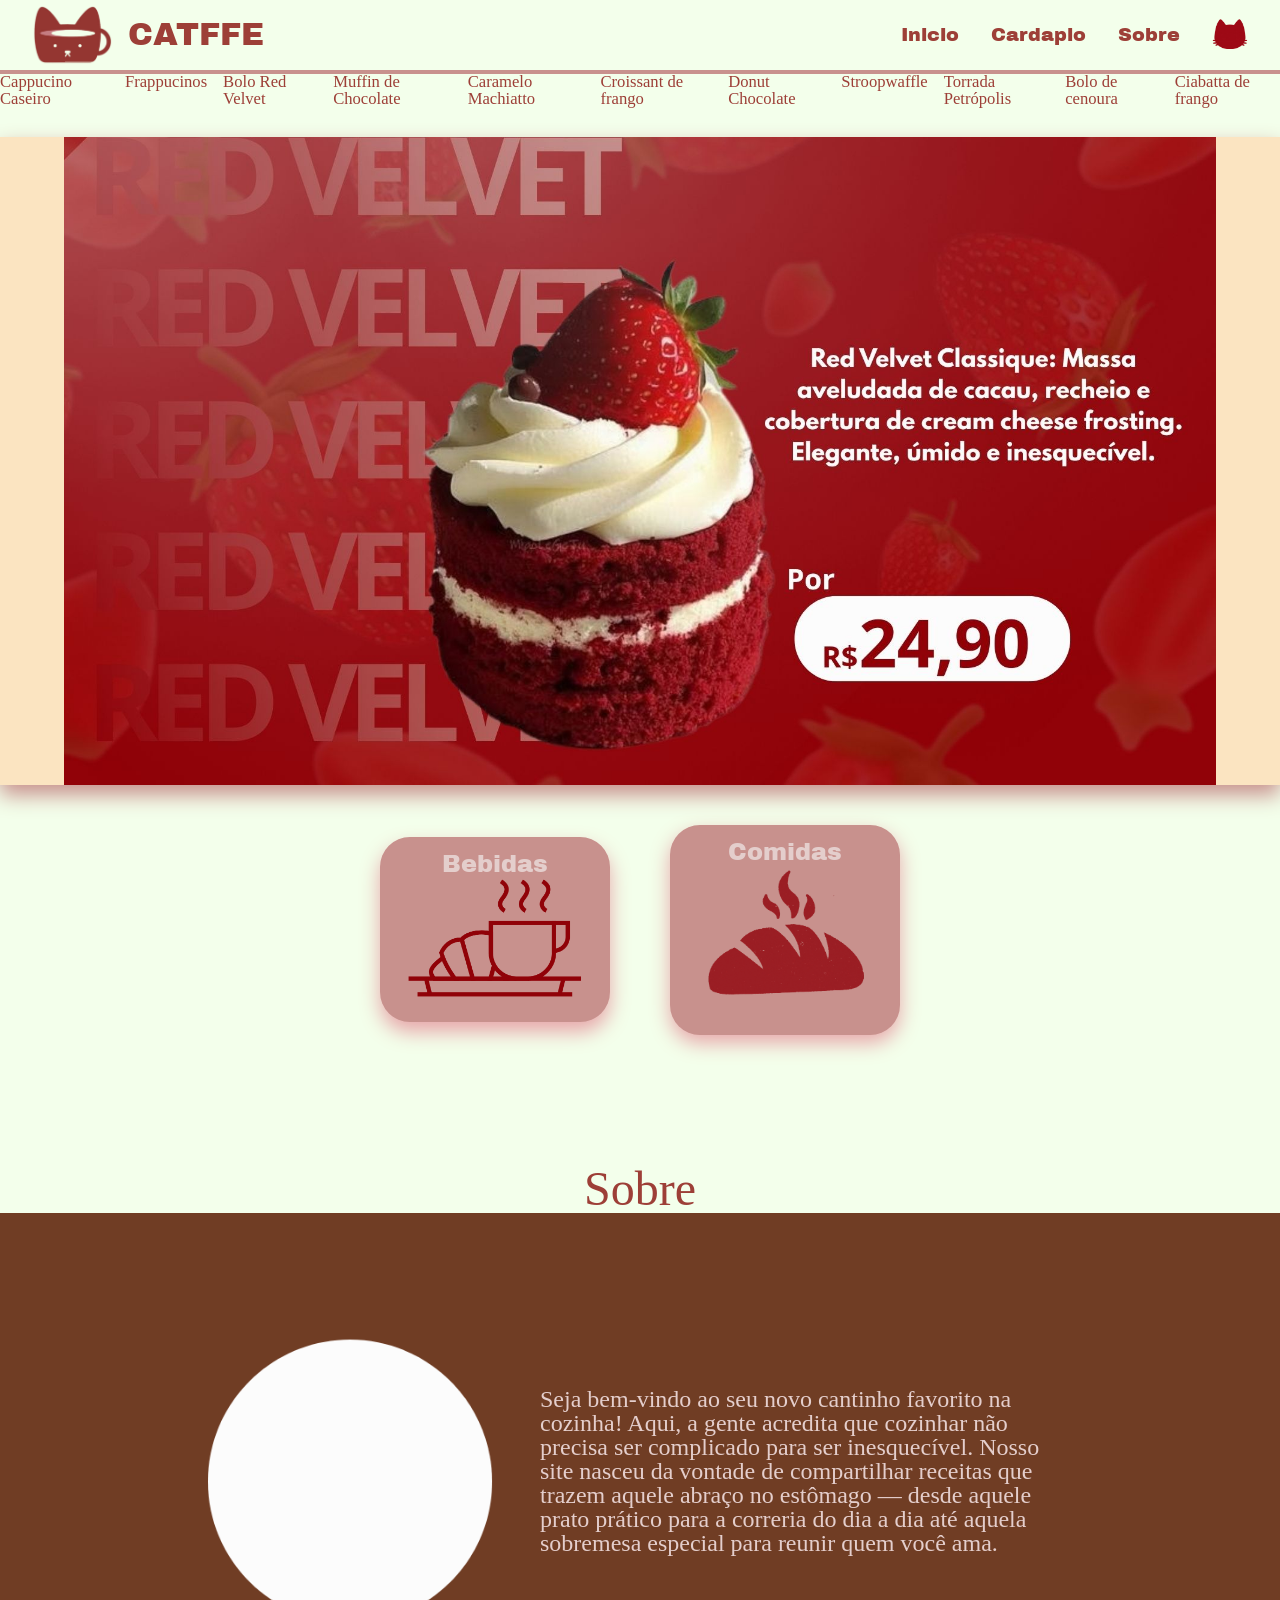
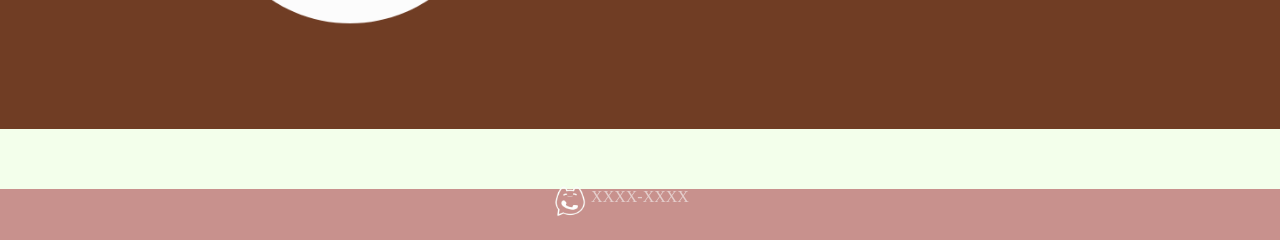
<file: index.html>
<!DOCTYPE html>
<html lang="pt-br">

<head>
    <meta charset="UTF-8">
    <meta name="viewport" content="width=device-width, initial-scale=1.0">
    <title>CATFFE</title>

    <link rel="stylesheet" href="reset.css">
    <link rel="stylesheet" href="telainicial.css">
    <link rel="preconnect" href="https://fonts.googleapis.com">
    <link rel="preconnect" href="https://fonts.gstatic.com" crossorigin>
    <link
        href="https://fonts.googleapis.com/css2?family=Archivo+Black&family=Bodoni+Moda:ital,opsz,wght@0,6..96,400..900;1,6..96,400..900&family=Libertinus+Serif+Display&family=Noto+Sans+JP:wght@100..900&family=Open+Sans:ital,wght@0,300..800;1,300..800&family=Roboto+Condensed:ital,wght@0,100..900;1,100..900&family=Story+Script&family=Vend+Sans:ital,wght@0,300..700;1,300..700&display=swap"
        rel="stylesheet">
    <link rel="shortcut icon" href="img/caticon.png">
    <script src="telainicial.js" defer></script>


</head>

<body>

    <nav>

        <div class="iconname">
            <img class="gato" src="img/cat.png" alt="gato em forma de caneca">
            <h1>CATFFE</h1>
        </div>

        <ul class="menu">
            <li><a href="#">Inicio</a></li>
            <li><a href="#cardapio">Cardapio</a></li>
            <li><a href="#sobre">Sobre</a></li>
            <li><img class="iconcat" src="img/iconcat.png" alt=""></li>
        </ul>

    </nav>

    <header>

        <div>
            <hr>
            <ul class="conteudo">
                <li>Cappucino Caseiro</li>
                <li>Frappucinos</li>
                <li>Bolo Red Velvet</li>
                <li>Muffin de Chocolate</li>
                <li>Caramelo Machiatto </li>
                <li>Croissant de frango</li>
                <li>Donut Chocolate</li>
                <li>Stroopwaffle</li>
                <li>Torrada Petrópolis</li>
                <li>Bolo de cenoura</li>
                <li>Ciabatta de frango</li>
            </ul>
        </div>

    </header>



    <main>

        <div class="carmain"> <!--carrosel-->
            <div class="carrossel">
                <div class="container" id="img">
                    <img class="propaganda" src="img/bolo.jpg">
                    <img class="propaganda" src="img/donut.jpg">
                    <img class="propaganda" src="img/cappu.jpg">
                </div>
            </div><!--carrosel-->
        </div>



        <section id="cardapio">
            <div class="bebi">
                <a href="bebidas.html">
                    <h2>Bebidas</h2>
                </a>
                <a href="bebidas.html"> <img class="imgbebidas" src="img/bebidas.png"> </a>
            </div>

            <div class="comi">
                <a href="comida.html">
                    <h2>Comidas</h2>
                </a>
                <a href="comida.html"> <img class="imgcomi" src="img/comi.png"></a>
            </div>

        </section> <!--cardapio-->

        <h1 class="h1sobre">Sobre</h1>
        <section id="sobre">
                 <img class="perfil" src="img/sla.png" alt="perfil">
            <p class="sobrecont">Seja bem-vindo ao seu novo cantinho favorito na cozinha!
                Aqui, a gente acredita que cozinhar não precisa ser complicado para ser inesquecível. Nosso site nasceu da vontade de compartilhar receitas que trazem aquele abraço no estômago — desde aquele prato prático para a correria do dia a dia até aquela sobremesa especial para reunir quem você ama.</p>

            <section class="sobresection">
                <div class="sobre">
                   <!--<img class="funcho" src="img/fundomarrom.png" alt="cauda de chocolate">-->
                    <!--<img class="chocolate" src="img/chocolate.png" alt="cauda de chocolate">-->
                 

            </section>
        </section>

    </main>




    <footer>
        <ul>
            <li></li>
            <h3>XXXX-XXXX</h3>
            </li>
            <li> <img class="logo" src="img/numero.png" alt=""></li>
        </ul>
    </footer>













</body>

</html>
</file>
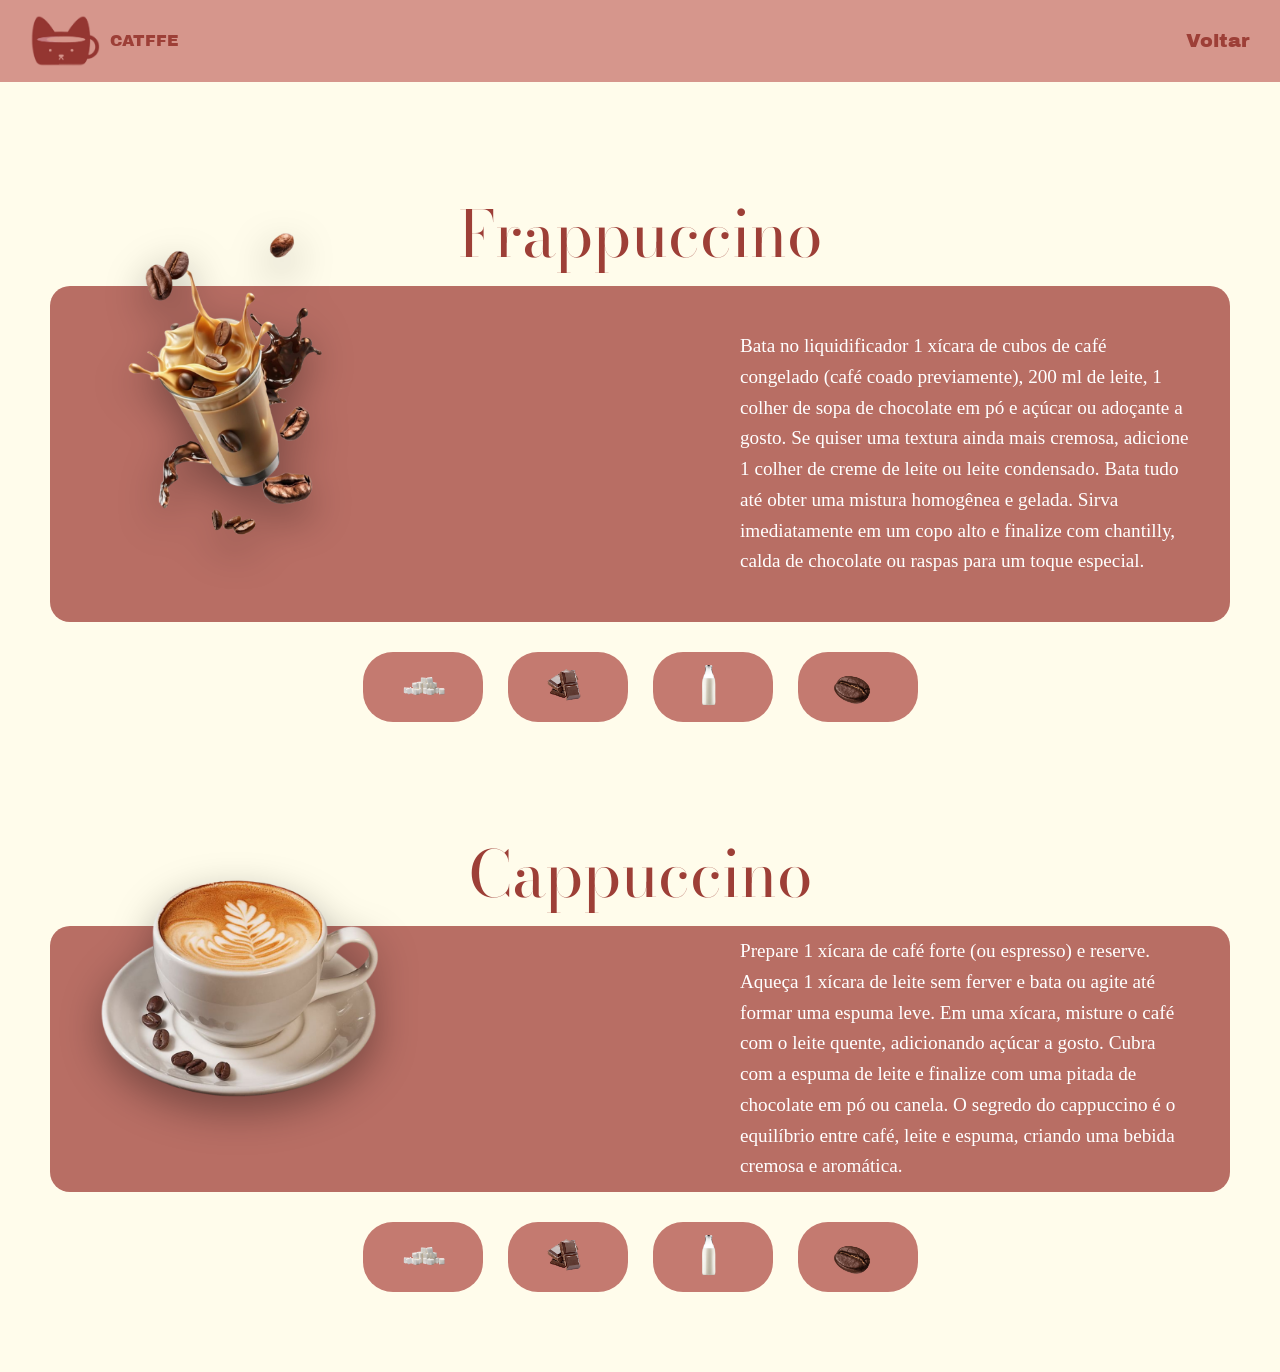
<file: bebidas.html>
<!DOCTYPE html>
<html lang="pt-br">

<head>
    <meta charset="UTF-8">
    <meta name="viewport" content="width=device-width, initial-scale=1.0">
    <title>CATFFE - Bebidas</title>

    <link rel="stylesheet" href="reset.css">
    <link rel="stylesheet" href="bebidas.css">

    <link href="https://fonts.googleapis.com/css2?family=Archivo+Black&family=Bodoni+Moda&display=swap" rel="stylesheet">
</head>

<body>

    <!-- NAV -->
    <nav>
        <div class="iconname">
            <img class="gato" src="img/cat.png">
            <h1>CATFFE</h1>
        </div>

        <ul class="menu">
            <li><a href="index.html">Voltar</a></li>
        </ul>
    </nav>

    <main>

        <!-- FRAPPUCCINO -->
        <h2>Frappuccino</h2>

        <section class="frappu">
            <img class="img-bebida" src="img/frappuccino.png">

            <div class="frappu-texto">
                <p>
                   Bata no liquidificador 1 xícara de cubos de café congelado (café coado previamente), 200 ml de leite, 1 colher de sopa de chocolate em pó e açúcar ou adoçante a gosto. Se quiser uma textura ainda mais cremosa, adicione 1 colher de creme de leite ou leite condensado. Bata tudo até obter uma mistura homogênea e gelada. Sirva imediatamente em um copo alto e finalize com chantilly, calda de chocolate ou raspas para um toque especial.
                </p>
            </div>
        </section>

        <div class="ingredientes">
            <div class="card"><img src="img/acucar.png"></div>
            <div class="card"><img src="img/chocolate.png"></div>
            <div class="card"><img src="img/leite.png"></div>
            <div class="card"><img src="img/cafe.png"></div>
        </div>

        <!-- CAPPUCCINO -->
        <h2>Cappuccino</h2>

        <section class="frappu">
            <img class="img-bebida" src="img/cappuccino.png">

            <div class="frappu-texto">
                <p>
                   Prepare 1 xícara de café forte (ou espresso) e reserve. Aqueça 1 xícara de leite sem ferver e bata ou agite até formar uma espuma leve. Em uma xícara, misture o café com o leite quente, adicionando açúcar a gosto. Cubra com a espuma de leite e finalize com uma pitada de chocolate em pó ou canela. O segredo do cappuccino é o equilíbrio entre café, leite e espuma, criando uma bebida cremosa e aromática.
                </p>
            </div>
        </section>

        <div class="ingredientes">
            <div class="card"><img src="img/acucar.png"></div>
            <div class="card"><img src="img/chocolate.png"></div>
            <div class="card"><img src="img/leite.png"></div>
            <div class="card"><img src="img/cafe.png"></div>
        </div>

    </main>

</body>

</html>
</file>
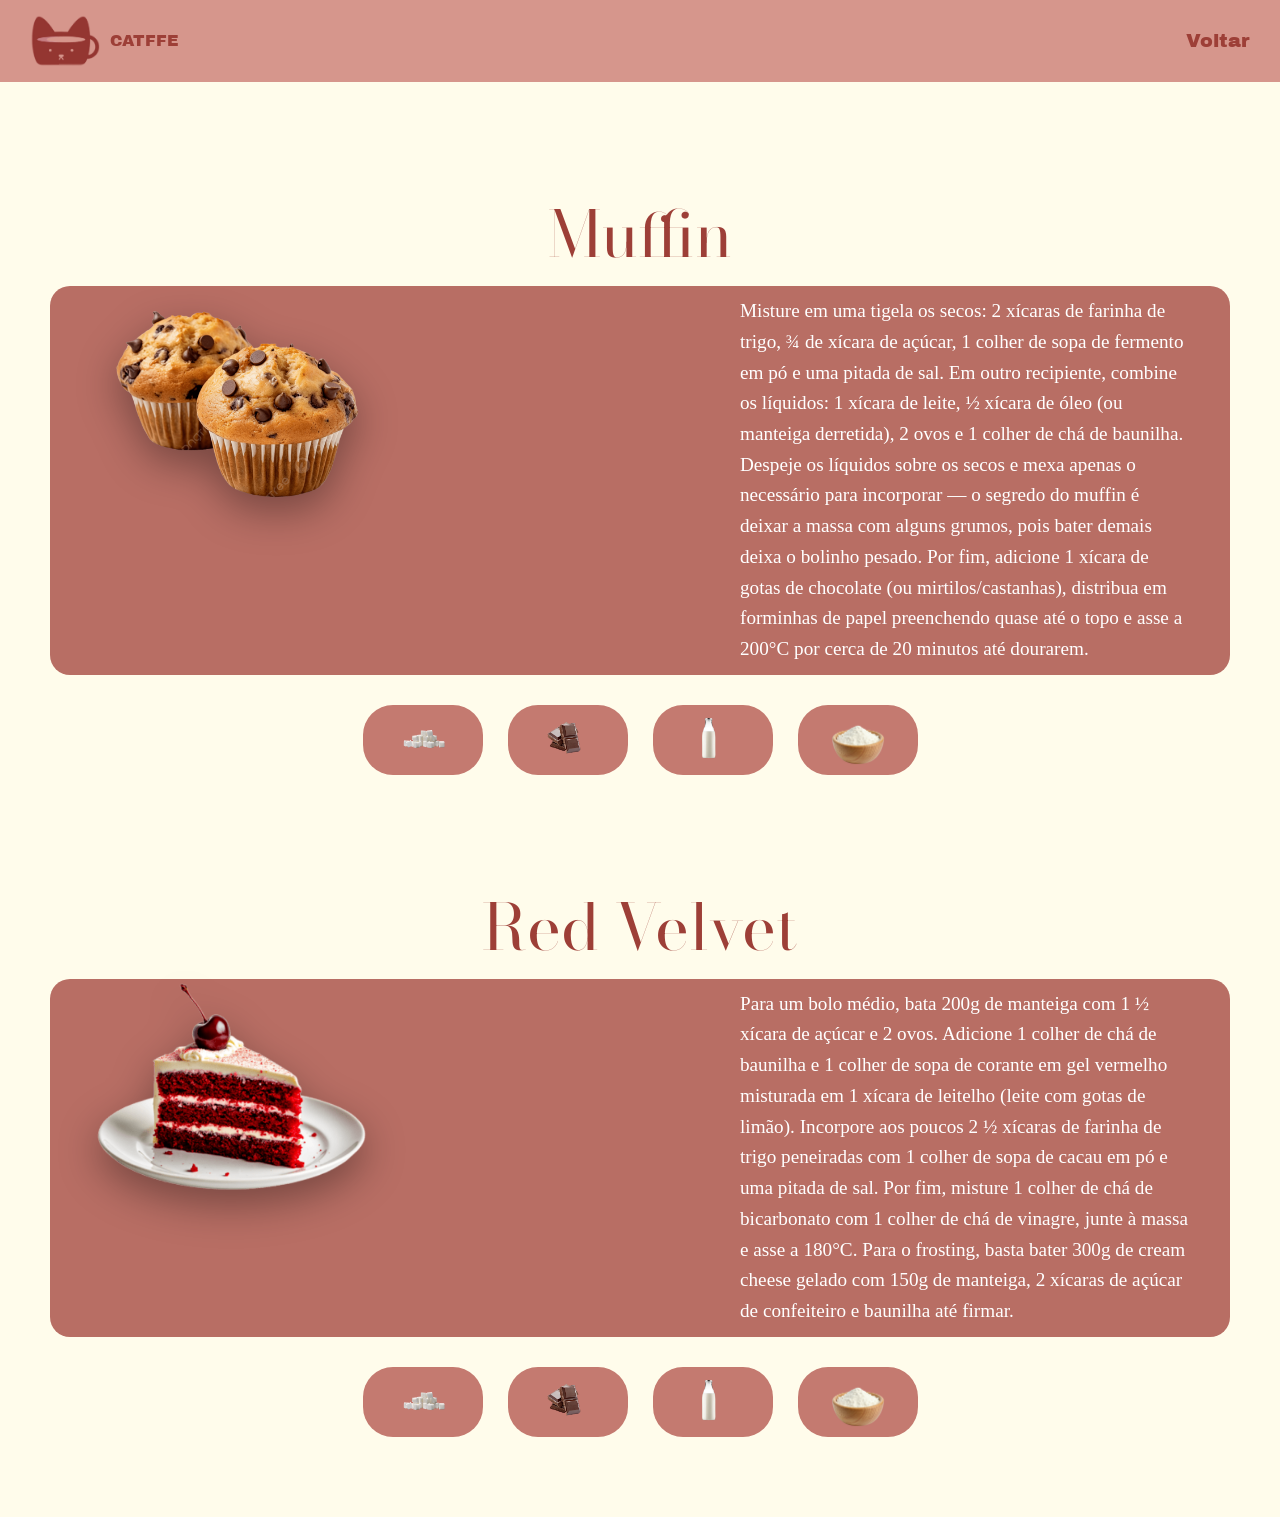
<file: comida.html>
<!DOCTYPE html>
<html lang="pt-br">

<head>
    <meta charset="UTF-8">
    <meta name="viewport" content="width=device-width, initial-scale=1.0">
    <title>CATFFE - Comidas</title>

    <link rel="stylesheet" href="reset.css">
    <link rel="stylesheet" href="bebidas.css">

    <link href="https://fonts.googleapis.com/css2?family=Archivo+Black&family=Bodoni+Moda&display=swap" rel="stylesheet">
</head>

<body>

    <!-- NAV -->
    <nav>
        <div class="iconname">
            <img class="gato" src="img/cat.png">
            <h1>CATFFE</h1>
        </div>

        <ul class="menu">
            <li><a href="index.html">Voltar</a></li>
        </ul>
    </nav>

    <main>

        <!-- MUFFIN -->
        <h2>Muffin</h2>

        <section class="frappu">
            <img class="img-bebida" src="img/muffin.png">

            <div class="frappu-texto">
                <p>
                   Misture em uma tigela os secos: 2 xícaras de farinha de trigo, ¾ de xícara de açúcar, 1 colher de sopa de fermento em pó e uma pitada de sal. Em outro recipiente, combine os líquidos: 1 xícara de leite, ½ xícara de óleo (ou manteiga derretida), 2 ovos e 1 colher de chá de baunilha. Despeje os líquidos sobre os secos e mexa apenas o necessário para incorporar — o segredo do muffin é deixar a massa com alguns grumos, pois bater demais deixa o bolinho pesado. Por fim, adicione 1 xícara de gotas de chocolate (ou mirtilos/castanhas), distribua em forminhas de papel preenchendo quase até o topo e asse a 200°C por cerca de 20 minutos até dourarem.
                </p>
            </div>
        </section>

        <div class="ingredientes">
            <div class="card"><img src="img/acucar.png"></div>
            <div class="card"><img src="img/chocolate.png"></div>
            <div class="card"><img src="img/leite.png"></div>
            <div class="card"><img src="img/farinha.png"></div>
        </div>


        <!-- RED VELVET -->
        <h2>Red Velvet</h2>

        <section class="frappu">
            <img class="img-bebida" src="img/redvelvet.png">

            <div class="frappu-texto">
                <p>
                    Para um bolo médio, bata 200g de manteiga com 1 ½ xícara de açúcar e 2 ovos. Adicione 1 colher de chá de baunilha e 1 colher de sopa de corante em gel vermelho misturada em 1 xícara de leitelho (leite com gotas de limão). Incorpore aos poucos 2 ½ xícaras de farinha de trigo peneiradas com 1 colher de sopa de cacau em pó e uma pitada de sal. Por fim, misture 1 colher de chá de bicarbonato com 1 colher de chá de vinagre, junte à massa e asse a 180°C. Para o frosting, basta bater 300g de cream cheese gelado com 150g de manteiga, 2 xícaras de açúcar de confeiteiro e baunilha até firmar.
            </div>
        </section>

        <div class="ingredientes">
            <div class="card"><img src="img/acucar.png"></div>
            <div class="card"><img src="img/chocolate.png"></div>
            <div class="card"><img src="img/leite.png"></div>
            <div class="card"><img src="img/farinha.png"></div>
        </div>

    </main>

</body>

</html>
</file>
<file: telainicial.css>
body{
background-color:#f3ffeb;
margin:0;
}

/* NAVBAR */

nav{
position:sticky;
top:0;
display:flex;
justify-content:space-between;
align-items:center;
background-color:#f3ffeb;
padding:0 2rem;
min-height:70px;
transition: background-color 0.3s ease;
z-index:1000;
flex-wrap:wrap;
}

nav.scrolled{
background-color:#e0bab8;
box-shadow:0 4px 10px rgba(241, 6, 6, 0.1);
}

.iconname{
display:flex;
align-items:center;
gap:1rem;
}

.gato{
width:5rem;
}

h1{
font-family:"Archivo Black", sans-serif;
font-size:2rem;
color:#9d3f37;
margin:0;
}

.menu{
display:flex;
list-style:none;
gap:clamp(1rem,3vw,2rem);
margin:0;
align-items:center;
flex-wrap:wrap;
}

.menu a{
font-family:"Archivo Black", sans-serif;
font-size:1.2rem;
color:#9d3f37;
text-decoration:none;
transition:0.3s;
}

.menu a:hover{
opacity:0.7;
}

.iconcat{
height:30px;
}

hr{
border:none;
height:4px;
background-color:#c8918d;
margin:0;
}

/*dps do nav - header*/

.conteudo{
color:#9d3f37;
display:flex;
font-size:clamp(1rem,1.3vw,1.3rem);
gap:1rem;
font-family:"Noto Serif", serif;
}

main{
margin-top:30px;
}

.carmain{
background-color:#fbe4c1;
box-shadow:0 10px 20px #c8918d;
}

.carrossel{
margin:0 auto;
overflow:hidden;
width:90%;
max-width:1200px;
aspect-ratio:16/9;
}

.container{
display:flex;
transition:transform 0.5s ease-in-out;
}

.propaganda{
width:100%;
height:100%;
object-fit:cover;
flex-shrink:0;
display:block;
}

/* MAIN CARDAPIO */

#cardapio{
display:flex;
justify-content:center;
align-items:center;
gap:60px;
margin-top:40px;
flex-wrap:wrap;
}

h2{
font-family:"Archivo Black", sans-serif;
font-size:1.5rem;
color:#E4CECC;
margin:0;
text-align:center;
}

a{
text-decoration:none;
}

.bebi{
display:flex;
flex-direction:column;
align-items:center;
justify-content:space-between;
background-color:#c8918d;
width:clamp(160px,20vw,200px);
height:auto;
padding:15px;
border-radius:30px;
box-shadow:0 10px 20px #e7a7aa
}

.comi{
display:flex;
flex-direction:column;
align-items:center;
justify-content:space-between;
background-color:#c8918d;
width:clamp(160px,20vw,200px);
height:auto;
padding:15px;
border-radius:30px;
box-shadow:0 8px 20px #e7a7aa
}

.imgcomi{
width:11rem;
max-width:100%;
}

.imgbebidas{
height:8rem;
max-width:100%;
}

/*SOBRE*/

.h1sobre{
margin-top:130px;
text-align:center;
font-family:"Noto Serif", serif;
font-size:clamp(2rem,4vw,3rem);
}

/* SOBRE */

#sobre {
  background-color: #703d24;
  padding: 8%;
  margin-bottom: 60px;

  display: flex;              /* ativa lado a lado */
  align-items: center;        /* alinha verticalmente */
  justify-content: center;    /* centraliza */
  gap: 40px;                  /* espaço entre imagem e texto */
  flex-wrap: wrap;            /* responsivo */
}

.perfil {
  width: 300px;
  max-width: 100%;
  height: auto;
}

.sobrecont {
  color: #E4CECC;
  font-size: 1.5rem;
  max-width: 500px;
}




/*
.perfil {
  margin: 0 auto;
  padding: 0;
} */


/*.funcho{
width:100%;
height:clamp(200px,30vw,400px);
object-fit:cover;
}

.chocolate{
position:relative;
top:-40px;
right:60px;
margin-bottom:160px;
}

.cauda {
  position:relative;
  height:clamp(200px,30vw,400px);
  top: -190px;
  left: 50%;
}  */


/*footer*/

footer{
background-color:#c8918d;
flex-direction:column;
display:flex;
align-items:center;
}

.logo{
position:relative;
right:40px;
bottom:20px;
height:2rem;
}

h3{
color:#E4CECC;
}

/* RESPONSIVIDADE */

@media (max-width:768px){

h1{
font-size:1.5rem;
}

.menu a{
font-size:1rem;
}

#cardapio{
gap:30px;
}

.h1sobre{
margin-top:100px;
}

.chocolate{
right:0;
top:-10px;
}

}
</file>
<file: bebidas.css>
body {
  background-color: #fffceb;
  margin: 0;
}

/* NAV */

nav {
  display: flex;
  justify-content: space-between;
  align-items: center;
  background-color: #d6968c;
  padding: 15px 30px;
}

.iconname {
  display: flex;
  align-items: center;
  gap: 10px;
}

.gato {
  width: 70px;
}

h1 {
  font-family: "Archivo Black", sans-serif;
  color: #9d3f37;
}

.menu {
  list-style: none;
}

.menu a {
  text-decoration: none;
  font-family: "Archivo Black", sans-serif;
  color: #9d3f37;
  font-size: 1.2rem;
}
 

h2 {
  color: #9d3f37;
  font-family: "Bodoni Moda", serif;
  margin-top: 120px;
  margin-bottom: 20px;
  font-size: clamp(2.5rem, 5vw, 4.5rem);
  text-align: center;
}



.frappu {
  background-color: #b86e64;
  padding: 10px 40px;
  border-radius: 20px;
  margin: 0 auto;
  width: 95%;
  max-width: 1100px;

  display: flex;
  align-items: center;
  justify-content: space-between;
  gap: 40px;

  position: relative;
  overflow: visible;
}



.img-bebida {
  width: clamp(190px, 25vw, 300px);
  position: relative;
  top: -70px;
  filter: drop-shadow(0px 15px 20px rgba(0,0,0,0.35));
  transition: transform 0.3s;
}

.img-bebida:hover {
  transform: translateY(-10px);
}


.frappu-texto {
  color: white;
  max-width: 450px;
  font-size: clamp(1rem, 1.5vw, 1.3rem);
  line-height: 1.6;
}

/* INGREDIENTES */

.ingredientes {
  display: flex;
  justify-content: center;
  gap: 25px;
  margin: 30px 0 80px;
  flex-wrap: wrap;
}

.card {
  background-color: #c47a70;
  width: 120px;
  height: 70px;
  border-radius: 30px;
  display: flex;
  align-items: center;
  justify-content: center;
}

.card img {
  height: 50px;
}

/* RESPONSIVO */

@media (max-width: 900px) {
  .frappu {
    flex-direction: column;
    text-align: center;
  }

  .img-bebida {
    top: -50px;
  }

  .frappu-texto {
    text-align: center;
  }
}

 

@media (min-width: 1600px) {
  .frappu {
    max-width: 1400px;
    padding: 80px;
  }

  .frappu-texto {
    font-size: 1.6rem;
  }
}
</file>
